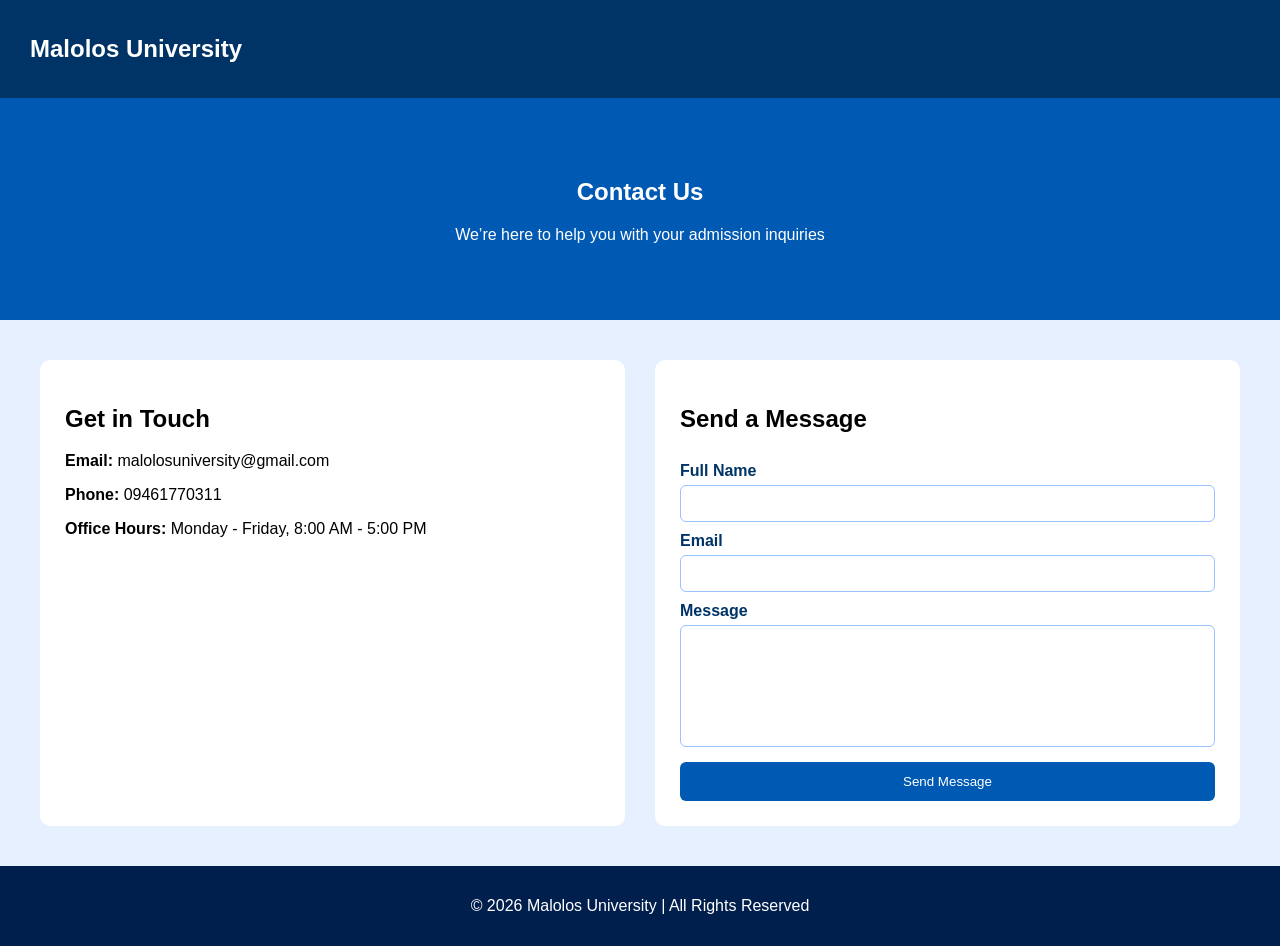
<file: contact.html>
<!DOCTYPE html>
<html lang="en">
<head>
    <meta charset="UTF-8">
    <meta name="viewport" content="width=device-width, initial-scale=1.0">
    <title>Contact Us - University Admission</title>
    <link rel="stylesheet" href="contact.css">
</head>
<body>

<!-- Navbar -->
<nav>
    <h2>Malolos University</h2>
</nav>

<!-- Header -->
<section class="contact-header">
    <h1>Contact Us</h1>
    <p>We’re here to help you with your admission inquiries</p>
</section>

<!-- Contact Section -->
<section class="contact-container">

    <!-- Contact Info -->
    <div class="contact-info">
        <h2>Get in Touch</h2>
        <p><strong>Email:</strong> malolosuniversity@gmail.com</p>
        <p><strong>Phone:</strong> 09461770311</p>
        <p><strong>Office Hours:</strong> Monday - Friday, 8:00 AM - 5:00 PM</p>
    </div>

    <!-- Contact Form -->
    <div class="contact-form">
        <h2>Send a Message</h2>
        <form>
            <label>Full Name</label>
            <input type="text" required>

            <label>Email</label>
            <input type="email" required>

            <label>Message</label>
            <textarea required></textarea>

            <button type="submit">Send Message</button>
        </form>
    </div>

</section>

<!-- Footer -->
<footer>
    <p>© 2026 Malolos University | All Rights Reserved</p>
</footer>

</body>
</html>
</file>
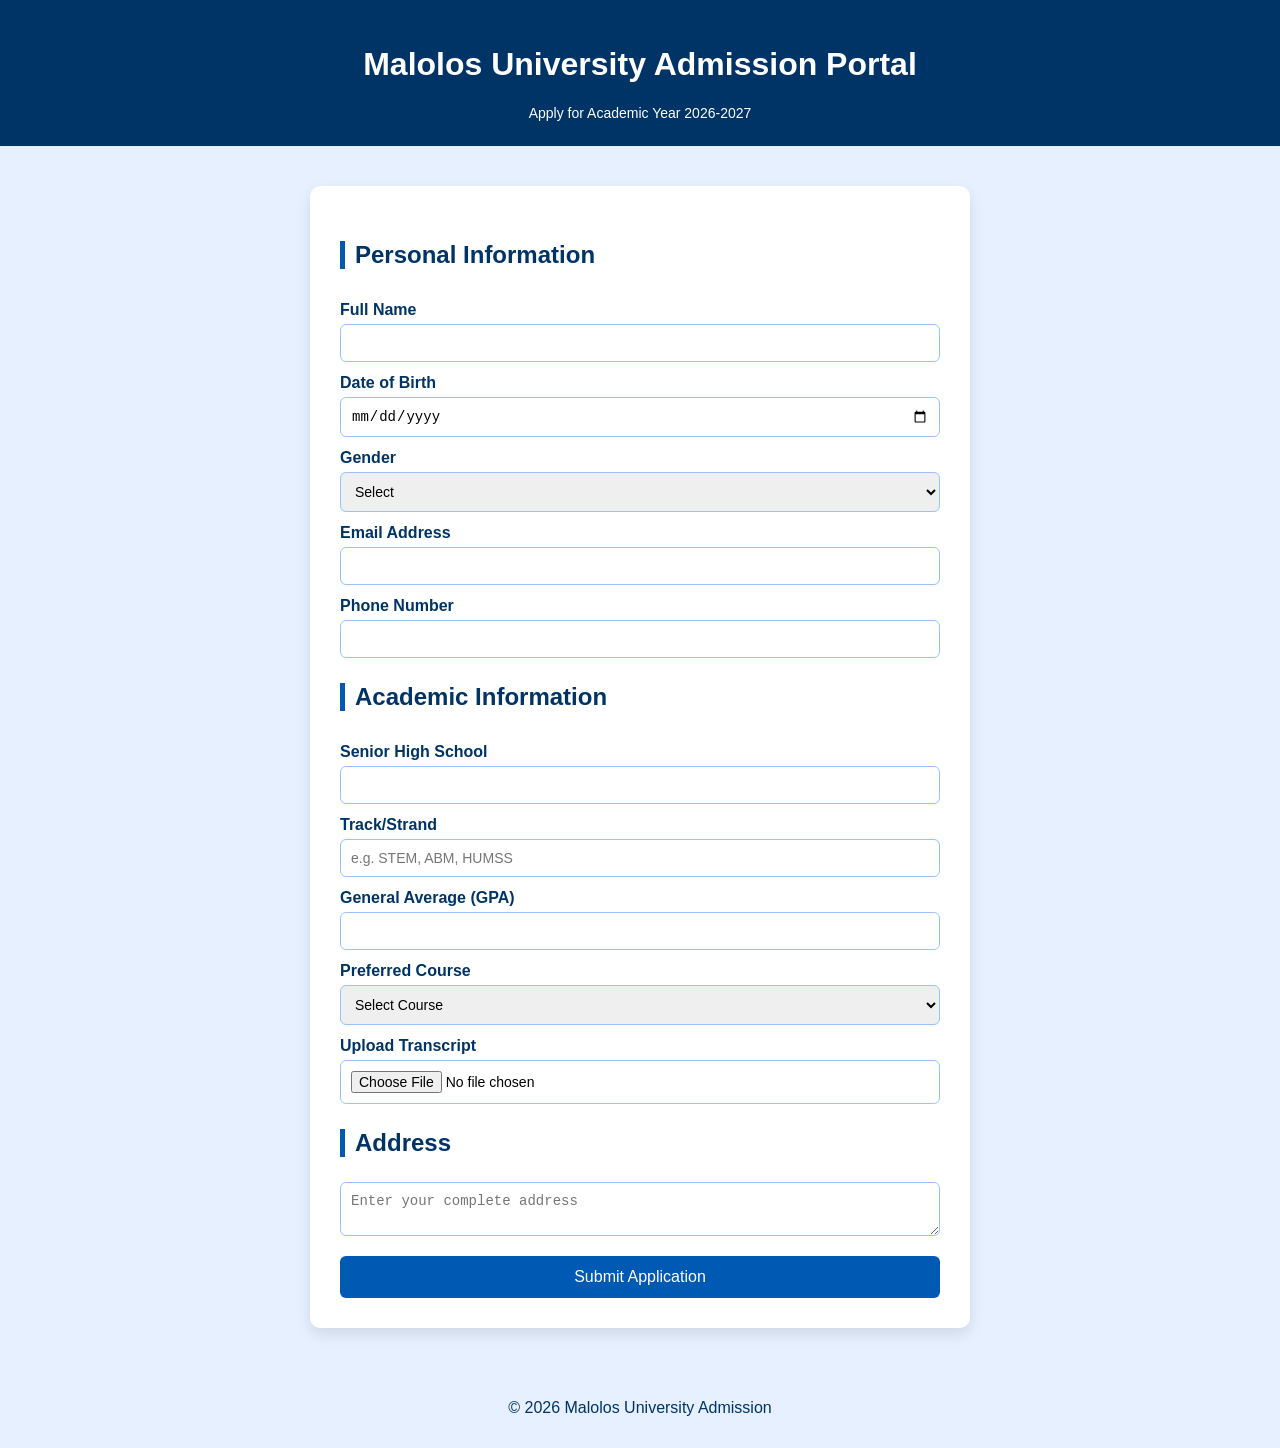
<file: dashboard2.html>
<!DOCTYPE html>
<html lang="en">
<head>
    <meta charset="UTF-8">
    <meta name="viewport" content="width=device-width, initial-scale=1.0">
    <title>University Admission Portal</title>
    <link rel="stylesheet" href="dashboard2.css">
</head>
<body>

<header>
    <h1>Malolos University Admission Portal</h1>
    <p>Apply for Academic Year 2026-2027</p>
</header>

<div class="container">
    <form>
        <h2>Personal Information</h2>

        <label>Full Name</label>
        <input type="text" required>

        <label>Date of Birth</label>
        <input type="date" required>

        <label>Gender</label>
        <select required>
            <option value="">Select</option>
            <option>Male</option>
            <option>Female</option>
            <option>Prefer not to say</option>
        </select>

        <label>Email Address</label>
        <input type="email" required>

        <label>Phone Number</label>
        <input type="tel" required>

        <h2>Academic Information</h2>

        <label>Senior High School</label>
        <input type="text" required>

        <label>Track/Strand</label>
        <input type="text" placeholder="e.g. STEM, ABM, HUMSS" required>

        <label>General Average (GPA)</label>
        <input type="number" step="0.01" required>

        <label>Preferred Course</label>
        <select required>
            <option value="">Select Course</option>
            <option>Computer Science</option>
            <option>Information Technology</option>
            <option>Engineering</option>
            <option>Business Administration</option>
            <option>Education</option>
            <option>Hospitality Management </option>
            <option>Nursing</option>
            <option>Criminology</option>
            <option>Tourism Management </option>
        </select>

        <label>Upload Transcript</label>
        <input type="file" required>

        <h2>Address</h2>

        <textarea placeholder="Enter your complete address" required></textarea>

        <button type="submit">Submit Application</button>
    </form>
</div>

<footer>
    <p>© 2026 Malolos University Admission </p>
</footer>

</body>
</html>
</file>
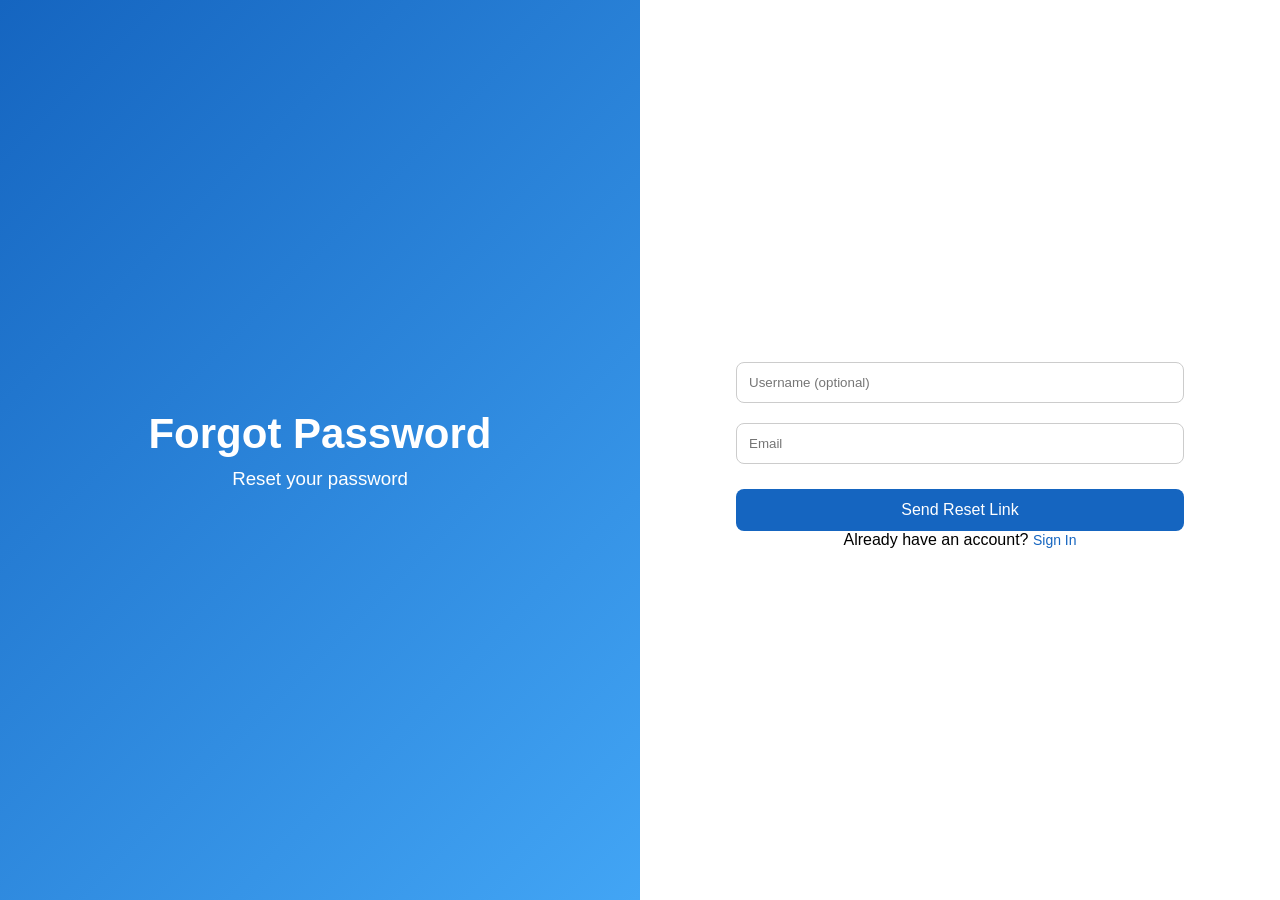
<file: forgot password.html>
<!DOCTYPE html>
<html lang="en">
<head>
    <meta charset="UTF-8">
    <meta name="viewport" content="width=device-width, initial-scale=1.0">
          <link rel="stylesheet" href="forgot password.css">
    <title>Forgot Password</title>

</head>
<body>
    <div class="panel1">
        <h1>Forgot Password</h1>
        <h3>Reset your password</h3>
    </div>
    <div class="panel2">
        <input type="text" id="username" placeholder="Username (optional)">
        <input type="email" id="email" placeholder="Email" required>
        
        <button id="resetBtn">Send Reset Link</button>
        
        <p>Already have an account? <span class="link-text" onclick="window.location.href='sign in.html'">Sign In</span></p>
    </div>

    <script>
        const resetBtn = document.getElementById("resetBtn");
        let users = JSON.parse(localStorage.getItem("users")) || [];

        resetBtn.addEventListener("click", () => {
            const username = document.getElementById("username").value.trim();
            const email = document.getElementById("email").value.trim();

            if(email === ""){
                alert("Please enter your Email address!");
                return;
            }

            const foundUser = users.find(u => 
                u.email === email && (username === "" || u.username === username)
            );

            if(foundUser){
                alert(`Reset link sent to ${email}!`);
                window.location.href = "sign in.html";
            } else {
                alert("No account found with this Email and Username combination!");
            }
        });
    </script>
</body>
</html>
</file>
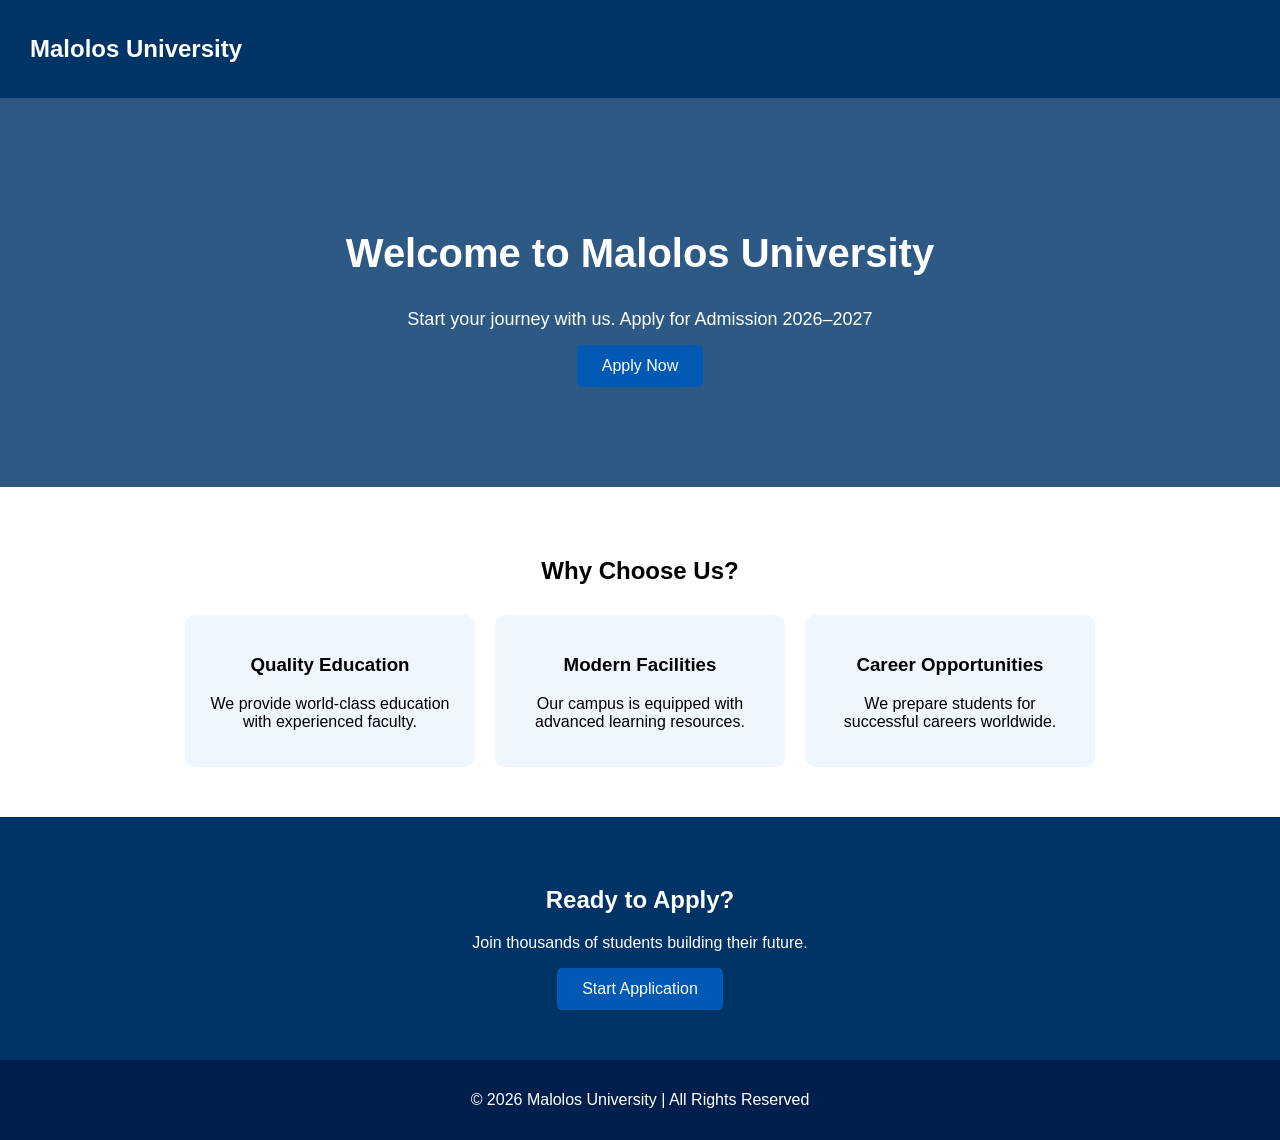
<file: home.html>
<!DOCTYPE html>
<html lang="en">
<head>
    <meta charset="UTF-8">
    <meta name="viewport" content="width=device-width, initial-scale=1.0">
    <title>University Admission</title>
    <link rel="stylesheet" href="home.css">
</head>
<body>

<!-- Navigation -->
<nav>
    <h2>Malolos University</h2>
    
</nav>

<!-- Hero Section -->
<section class="hero">
    <h1>Welcome to Malolos University</h1>
    <p>Start your journey with us. Apply for Admission 2026–2027</p>
    <a href="#" class="btn">Apply Now</a>
</section>

<!-- About Section -->
<section class="about">
    <h2>Why Choose Us?</h2>
    <div class="cards">
        <div class="card">
            <h3>Quality Education</h3>
            <p>We provide world-class education with experienced faculty.</p>
        </div>
        <div class="card">
            <h3>Modern Facilities</h3>
            <p>Our campus is equipped with advanced learning resources.</p>
        </div>
        <div class="card">
            <h3>Career Opportunities</h3>
            <p>We prepare students for successful careers worldwide.</p>
        </div>
    </div>
</section>

<!-- Call to Action -->
<section class="cta">
    <h2>Ready to Apply?</h2>
    <p>Join thousands of students building their future.</p>
    <a href="#" class="btn">Start Application</a>
</section>

<!-- Footer -->
<footer>
    <p>© 2026 Malolos University | All Rights Reserved</p>
</footer>

</body>
</html>
</file>
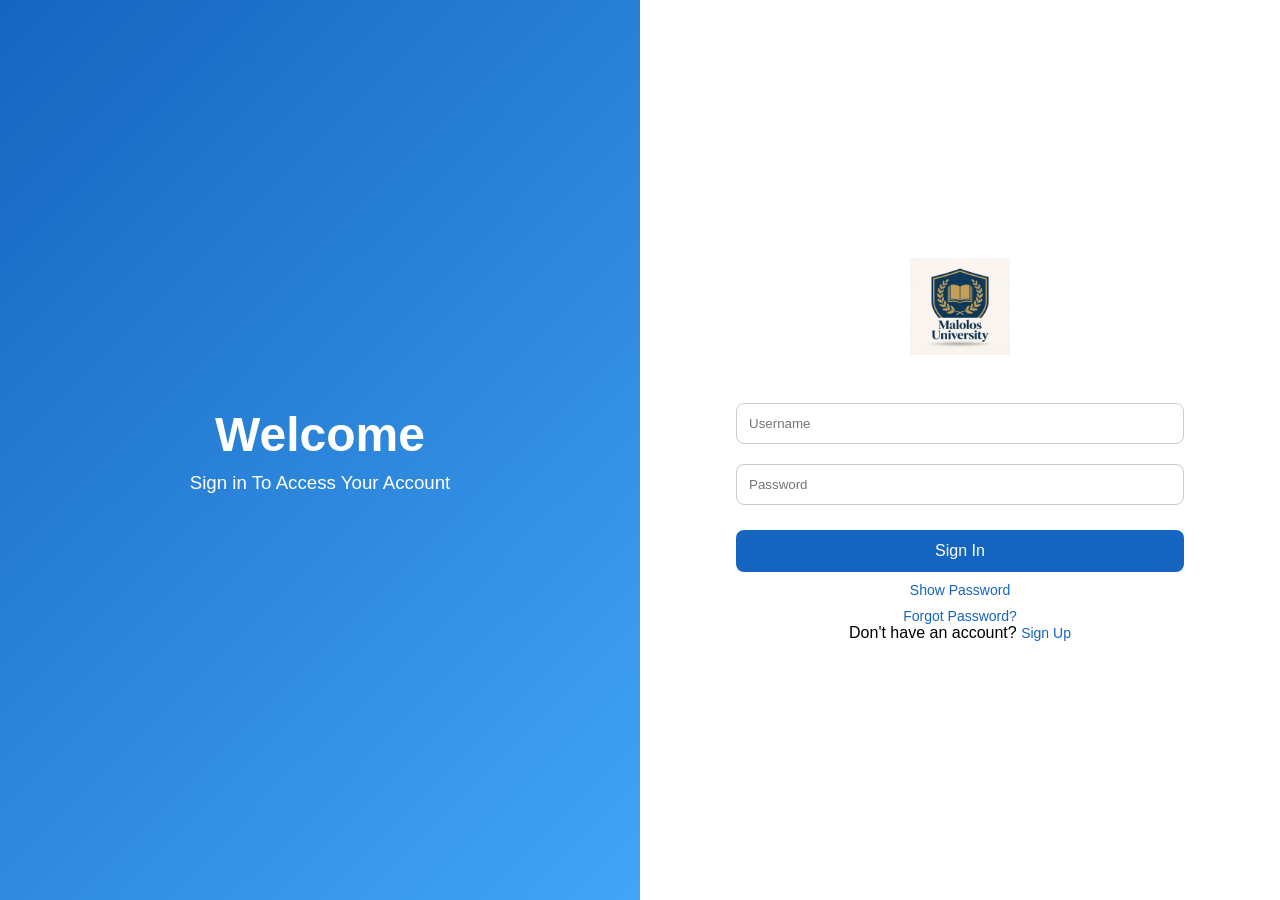
<file: sign in.html>
<!DOCTYPE html>
<html lang="en">
<head>
    <meta charset="UTF-8">
    <meta name="viewport" content="width=device-width, initial-scale=1.0">
      <link rel="stylesheet" href="sign in.css">
    <title>Sign in page</title>
</head>
<body>
    <div class="panel1">
        <h1>Welcome</h1>
        <h3>Sign in To Access Your Account</h3>
    </div>
    <div class="panel2">
        <img src="malolos university logo.jpeg" alt="" width="100px">
        <br>
        <input type="text" id="username" placeholder="Username">
        <input type="password" id="pass" placeholder="Password">
        
        <button id="signinbtn">Sign In</button>
        
        <p id="showpass">Show Password</p>
        <p class="link-text" onclick="window.location.href='forgot password.html'">Forgot Password?</p>
        <p>Don't have an account? <span class="link-text" onclick="window.location.href='sign up.html'">Sign Up</span></p>
    </div>

    <script>
        // Show/Hide Password
        const showpass = document.getElementById("showpass");
        const passInput = document.getElementById("pass");
        
        showpass.addEventListener("click", () => {
            if(passInput.type == "password"){
                passInput.type = "text";
                showpass.innerHTML = "Hide Password";
            } else {
                passInput.type = "password";
                showpass.innerHTML = "Show Password";
            }
        });
        
        // Login Logic
        const signinbtn = document.getElementById("signinbtn");
        let users = JSON.parse(localStorage.getItem("users")) || [];
        
        signinbtn.addEventListener("click", () => {
            const enteredUsername = document.getElementById("username").value.trim();
            const enteredPassword = passInput.value.trim();

            const foundUser = users.find(user => 
                user.username === enteredUsername && user.password === enteredPassword
            );

            if(foundUser){ 
                alert("Login Successful! Welcome " + foundUser.username);
                window.location.href = "dashboard2.html"; 
            } else {
                alert("Invalid username or password");
            }
        });
    </script>
</body>
</html>
</file>
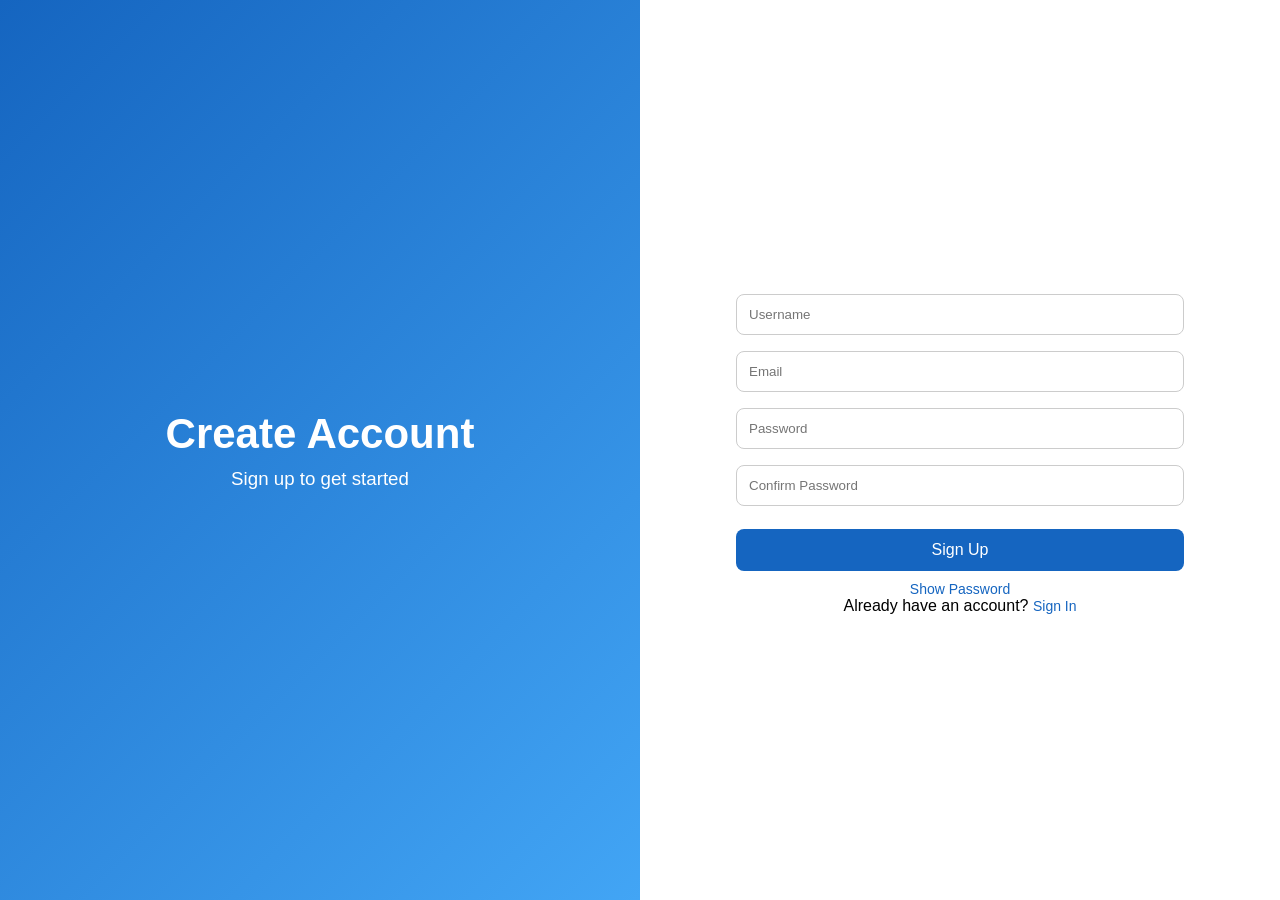
<file: sign up.html>
<!DOCTYPE html>
<html lang="en">
<head>
    <meta charset="UTF-8">
    <meta name="viewport" content="width=device-width, initial-scale=1.0">
      <link rel="stylesheet" href="sign up.css">
    <title>Easy Shop Sign up page</title>

</head>
<body>
    <div class="panel1">
        <h1>Create Account</h1>
        <h3>Sign up to get started</h3>
    </div>
    <div class="panel2">
        <input type="text" id="username" placeholder="Username">
        <input type="email" id="email" placeholder="Email">
        <input type="password" id="password" placeholder="Password">
        <input type="password" id="confirmpass" placeholder="Confirm Password">
        
        <button id="signupbtn">Sign Up</button>
        
        <p id="showpass">Show Password</p>
        <p>Already have an account? <span class="link-text" onclick="window.location.href='sign in.html'">Sign In</span></p>
    </div>

    <script>

        const showpass = document.getElementById("showpass");
        const passwordInput = document.getElementById("password");
        const confirmInput = document.getElementById("confirmpass");
        
        showpass.addEventListener("click", () => {
            if(passwordInput.type == "password"){
                passwordInput.type = "text";
                confirmInput.type = "text";
                showpass.innerHTML = "Hide Password";
            } else {
                passwordInput.type = "password";
                confirmInput.type = "password";
                showpass.innerHTML = "Show Password";
            }
        });
        

        const signupbtn = document.getElementById("signupbtn");
        let users = JSON.parse(localStorage.getItem("users")) || [];
        
        signupbtn.addEventListener("click", () => {
            const username = document.getElementById("username").value.trim();
            const email = document.getElementById("email").value.trim();
            const password = document.getElementById("password").value;
            const confirmPass = document.getElementById("confirmpass").value;

            if(username === "" || email === "" || password === "" || confirmPass === ""){
                alert("Please fill all fields!");
                return;
            }

            if(password !== confirmPass){
                alert("Passwords do not match!");
                return;
            }


            const userExists = users.some(u => u.username === username || u.email === email);
            if(userExists){
                alert("Username or Email already exists!");
                return;
            }


            const newUser = {
                username: username,
                email: email,
                password: password
            };

            users.push(newUser);
            localStorage.setItem("users", JSON.stringify(users));

            alert("Sign Up Successful!");
            window.location.href = "sign in.html";
        });
    </script>
</body>
</html>
</file>
<file: contact.css>
body {
    margin: 0;
    font-family: Arial, sans-serif;
    background: #e6f0ff;
}

/* Navbar */
nav {
    background: #003366;
    color: white;
    display: flex;
    justify-content: space-between;
    padding: 15px 30px;
}

nav ul {
    list-style: none;
    display: flex;
    gap: 20px;
}

nav a {
    color: white;
    text-decoration: none;
    font-weight: bold;
}

/* Header */
.contact-header {
    text-align: center;
    padding: 60px 20px;
    background: #0059b3;
    color: white;
}

/* Contact Section */
.contact-container {
    display: flex;
    flex-wrap: wrap;
    gap: 30px;
    padding: 40px;
}

/* Contact Info */
.contact-info {
    flex: 1;
    background: white;
    padding: 25px;
    border-radius: 10px;
}

/* Contact Form */
.contact-form {
    flex: 1;
    background: white;
    padding: 25px;
    border-radius: 10px;
}

/* Form */
form {
    display: flex;
    flex-direction: column;
}

label {
    margin-top: 10px;
    font-weight: bold;
    color: #003366;
}

input, textarea {
    margin-top: 5px;
    padding: 10px;
    border-radius: 6px;
    border: 1px solid #99c2ff;
}

textarea {
    height: 100px;
    resize: none;
}

/* Button */
button {
    margin-top: 15px;
    padding: 12px;
    background: #0059b3;
    color: white;
    border: none;
    border-radius: 6px;
    cursor: pointer;
}

button:hover {
    background: #003366;
}

/* Footer */
footer {
    text-align: center;
    padding: 15px;
    background: #001f4d;
    color: white;
}
</file>
<file: dashboard2.css>
body {
    font-family: Arial, sans-serif;
    margin: 0;
    background: #e6f0ff; /* light blue background */
}

/* Header */
header {
    background: #003366; /* dark blue */
    color: white;
    text-align: center;
    padding: 25px;
}

header p {
    margin: 5px 0 0;
    font-size: 14px;
}

/* Container */
.container {
    max-width: 600px;
    margin: 40px auto;
    background: #ffffff; /* white */
    padding: 30px;
    border-radius: 10px;
    box-shadow: 0 6px 15px rgba(0,0,0,0.1);
}

/* Section Titles */
h2 {
    color: #003366;
    border-left: 5px solid #0059b3;
    padding-left: 10px;
    margin-top: 25px;
}

/* Form */
form {
    display: flex;
    flex-direction: column;
}

label {
    margin-top: 12px;
    font-weight: bold;
    color: #003366;
}

input, select, textarea {
    margin-top: 5px;
    padding: 10px;
    border-radius: 6px;
    border: 1px solid #99c2ff;
    font-size: 14px;
    outline: none;
}

/* Focus effect */
input:focus, select:focus, textarea:focus {
    border-color: #0059b3;
    box-shadow: 0 0 5px rgba(0, 89, 179, 0.3);
}

/* Button */
button {
    margin-top: 20px;
    padding: 12px;
    background: #0059b3; /* blue */
    color: white;
    border: none;
    border-radius: 6px;
    font-size: 16px;
    cursor: pointer;
}

button:hover {
    background: #003366; /* darker blue */
}

/* Footer */
footer {
    text-align: center;
    padding: 15px;
    color: #003366;
}
</file>
<file: forgot password.css>
/* RESET */
* {
    margin: 0;
    padding: 0;
    box-sizing: border-box;
    font-family: Arial, sans-serif;
}

/* BODY */
body {
    height: 100vh;
    display: flex;
    background: #f4f8ff;
}

/* LEFT PANEL */
.panel1 {
    width: 50%;
    background: linear-gradient(135deg, #1565c0, #42a5f5);
    color: white;

    display: flex;
    flex-direction: column;
    justify-content: center;
    align-items: center;

    text-align: center;
    padding: 40px;
}

.panel1 h1 {
    font-size: 42px;
    margin-bottom: 10px;
}

.panel1 h3 {
    font-weight: normal;
}

/* RIGHT PANEL */
.panel2 {
    width: 50%;
    background: white;

    display: flex;
    flex-direction: column;
    justify-content: center;
    align-items: center;

    padding: 40px;
}

/* INPUT */
.panel2 input {
    width: 80%;
    padding: 12px;
    margin: 10px 0;

    border-radius: 8px;
    border: 1px solid #ccc;

    transition: 0.3s;
}

.panel2 input:focus {
    border-color: #1565c0;
    outline: none;
    box-shadow: 0 0 5px rgba(21, 101, 192, 0.4);
}

/* BUTTON */
#resetBtn {
    width: 80%;
    padding: 12px;
    margin-top: 15px;

    background: #1565c0;
    color: white;

    border: none;
    border-radius: 8px;

    font-size: 16px;
    cursor: pointer;
    transition: 0.3s;
}

#resetBtn:hover {
    background: #0d47a1;
}

/* TEXT */
.link-text {
    color: #1565c0;
    cursor: pointer;
    font-size: 14px;
}

.link-text:hover {
    text-decoration: underline;
}

/* RESPONSIVE */
@media (max-width: 768px) {
    body {
        flex-direction: column;
    }

    .panel1, .panel2 {
        width: 100%;
        height: 50%;
    }

    .panel1 h1 {
        font-size: 30px;
    }
}
</file>
<file: home.css>
body {
    margin: 0;
    font-family: Arial, sans-serif;
    background: #e6f0ff;
}

/* Navbar */
nav {
    background: #003366;
    color: white;
    display: flex;
    justify-content: space-between;
    align-items: center;
    padding: 15px 30px;
}

nav ul {
    list-style: none;
    display: flex;
    gap: 20px;
}

nav ul li {
    display: inline;
}

nav a {
    color: white;
    text-decoration: none;
    font-weight: bold;
}

/* Hero Section */
.hero {
    text-align: center;
    padding: 100px 20px;
    background: linear-gradient(rgba(0,51,102,0.8), rgba(0,51,102,0.8)),
                url('https://images.unsplash.com/photo-1523050854058-8df90110c9f1');
    background-size: cover;
    color: white;
}

.hero h1 {
    font-size: 40px;
}

.hero p {
    margin: 15px 0;
    font-size: 18px;
}

/* Button */
.btn {
    display: inline-block;
    padding: 12px 25px;
    background: #0059b3;
    color: white;
    text-decoration: none;
    border-radius: 5px;
}

.btn:hover {
    background: #003366;
}

/* About Section */
.about {
    padding: 50px 20px;
    text-align: center;
    background: white;
}

.cards {
    display: flex;
    justify-content: center;
    gap: 20px;
    margin-top: 30px;
    flex-wrap: wrap;
}

.card {
    background: #f0f6ff;
    padding: 20px;
    width: 250px;
    border-radius: 10px;
}

/* CTA Section */
.cta {
    text-align: center;
    padding: 50px 20px;
    background: #003366;
    color: white;
}

/* Footer */
footer {
    text-align: center;
    padding: 15px;
    background: #001f4d;
    color: white;
}
</file>
<file: sign in.css>
/* RESET */
* {
    margin: 0;
    padding: 0;
    box-sizing: border-box;
    font-family: Arial, sans-serif;
}

/* BODY */
body {
    height: 100vh;
    display: flex;
    background: #f4f8ff;
}

/* LEFT PANEL */
.panel1 {
    width: 50%;
    background: linear-gradient(135deg, #1565c0, #42a5f5);
    color: white;
    display: flex;
    flex-direction: column;
    justify-content: center;
    align-items: center;
    text-align: center;

    padding: 40px;
}

.panel1 h1 {
    font-size: 48px;
    margin-bottom: 10px;
}

.panel1 h3 {
    font-weight: normal;
}

/* RIGHT PANEL */
.panel2 {
    width: 50%;
    background: white;
    display: flex;
    flex-direction: column;
    justify-content: center;
    align-items: center;

    padding: 40px;
}

/* IMAGE */
.panel2 img {
    margin-bottom: 20px;
}

/* INPUT FIELDS */
.panel2 input {
    width: 80%;
    padding: 12px;
    margin: 10px 0;

    border: 1px solid #ccc;
    border-radius: 8px;

    outline: none;
    transition: 0.3s;
}

.panel2 input:focus {
    border-color: #1565c0;
    box-shadow: 0 0 5px rgba(21, 101, 192, 0.4);
}

/* BUTTON */
#signinbtn {
    width: 80%;
    padding: 12px;
    margin-top: 15px;

    border: none;
    border-radius: 8px;

    background: #1565c0;
    color: white;
    font-size: 16px;

    cursor: pointer;
    transition: 0.3s;
}

#signinbtn:hover {
    background: #0d47a1;
}

/* TEXT LINKS */
#showpass {
    margin-top: 10px;
    color: #1565c0;
    cursor: pointer;
    font-size: 14px;
}

.link-text {
    color: #1565c0;
    cursor: pointer;
    margin-top: 10px;
    font-size: 14px;
}

.link-text:hover {
    text-decoration: underline;
}

/* RESPONSIVE */
@media (max-width: 768px) {
    body {
        flex-direction: column;
    }

    .panel1, .panel2 {
        width: 100%;
        height: 50%;
    }

    .panel1 h1 {
        font-size: 32px;
    }
}
</file>
<file: sign up.css>
/* RESET */
* {
    margin: 0;
    padding: 0;
    box-sizing: border-box;
    font-family: Arial, sans-serif;
}

/* BODY */
body {
    height: 100vh;
    display: flex;
    background: #f4f8ff;
}

/* LEFT PANEL */
.panel1 {
    width: 50%;
    background: linear-gradient(135deg, #1565c0, #42a5f5);
    color: white;

    display: flex;
    flex-direction: column;
    justify-content: center;
    align-items: center;

    text-align: center;
    padding: 40px;
}

.panel1 h1 {
    font-size: 42px;
    margin-bottom: 10px;
}

.panel1 h3 {
    font-weight: normal;
}

/* RIGHT PANEL */
.panel2 {
    width: 50%;
    background: white;

    display: flex;
    flex-direction: column;
    justify-content: center;
    align-items: center;

    padding: 40px;
}

/* INPUT */
.panel2 input {
    width: 80%;
    padding: 12px;
    margin: 8px 0;

    border-radius: 8px;
    border: 1px solid #ccc;

    transition: 0.3s;
}

.panel2 input:focus {
    border-color: #1565c0;
    outline: none;
    box-shadow: 0 0 5px rgba(21, 101, 192, 0.4);
}

/* BUTTON */
#signupbtn {
    width: 80%;
    padding: 12px;
    margin-top: 15px;

    background: #1565c0;
    color: white;

    border: none;
    border-radius: 8px;

    font-size: 16px;
    cursor: pointer;
    transition: 0.3s;
}

#signupbtn:hover {
    background: #0d47a1;
}

/* TEXT */
#showpass {
    margin-top: 10px;
    color: #1565c0;
    cursor: pointer;
    font-size: 14px;
}

.link-text {
    color: #1565c0;
    cursor: pointer;
    font-size: 14px;
}

.link-text:hover {
    text-decoration: underline;
}

/* RESPONSIVE */
@media (max-width: 768px) {
    body {
        flex-direction: column;
    }

    .panel1, .panel2 {
        width: 100%;
        height: 50%;
    }

    .panel1 h1 {
        font-size: 30px;
    }
}
</file>
